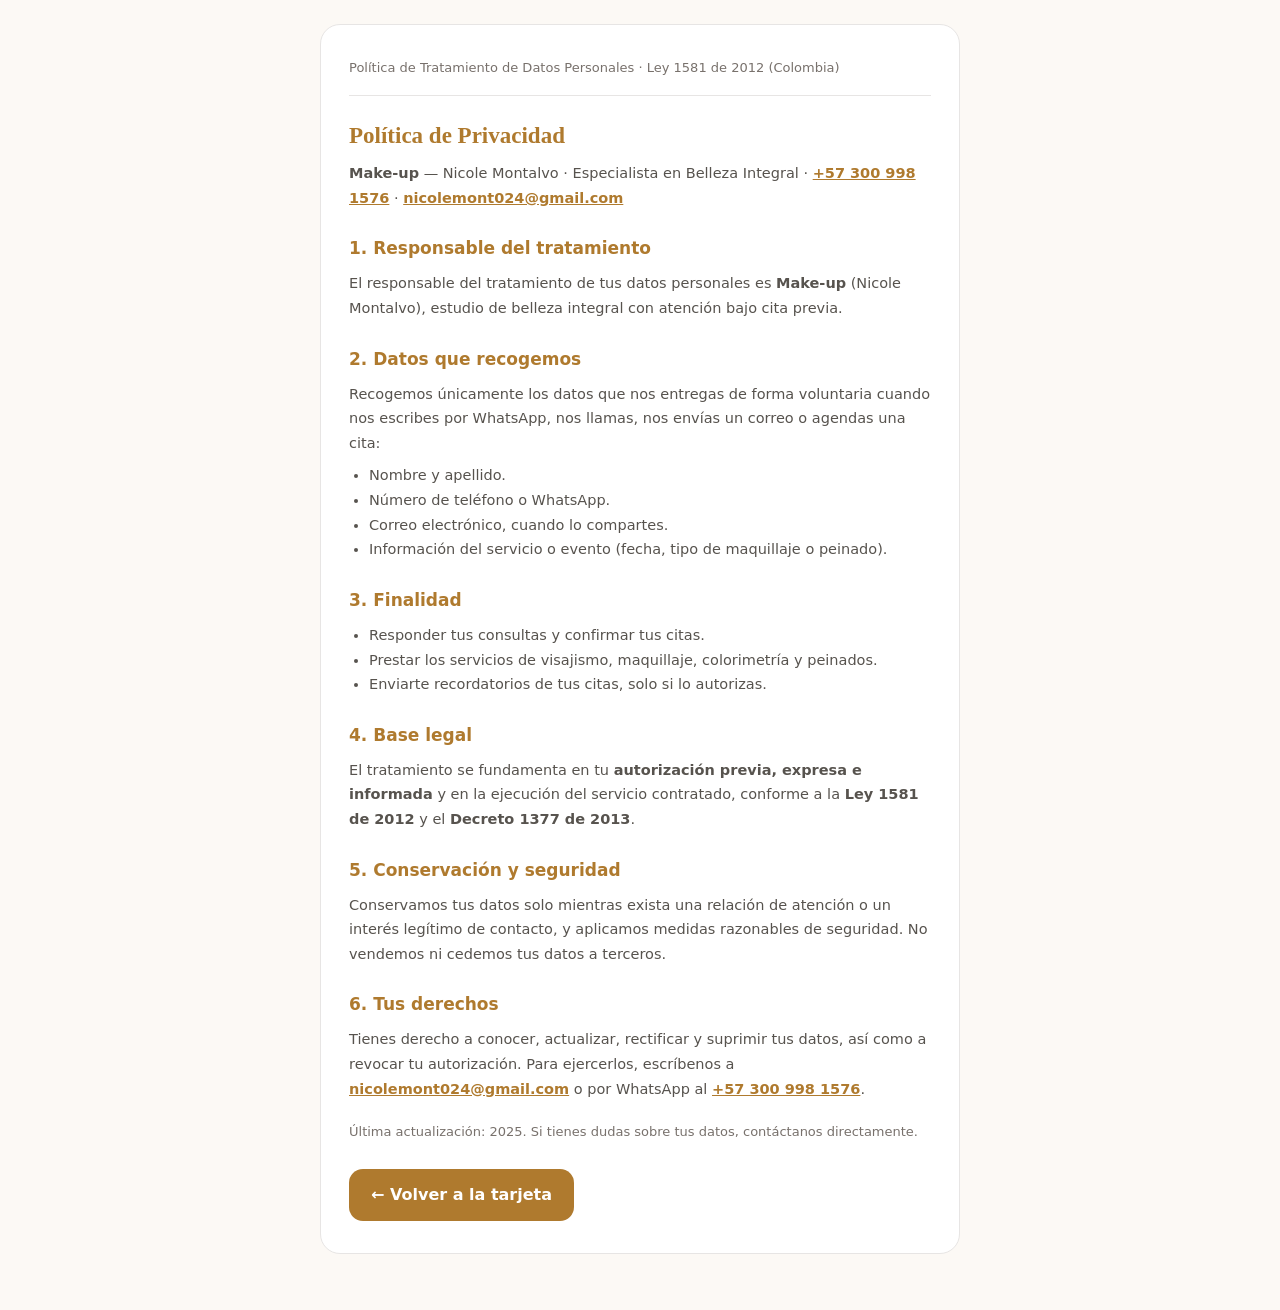
<file: privacidad.html>
<!DOCTYPE html>
<html lang="es">
<head>
  <meta charset="UTF-8" />
  <meta name="viewport" content="width=device-width, initial-scale=1.0" />
  <title>Política de Privacidad — Make-up | Nicole Montalvo</title>
  <meta name="robots" content="noindex" />
  <link rel="icon" type="image/png" href="icons/favicon-64.png" />
  <style>
    *{box-sizing:border-box;margin:0;padding:0}
    body{background:#fcf9f5;color:#292524;font-family:'Poppins',system-ui,-apple-system,'Segoe UI',Roboto,sans-serif;
      line-height:1.7;padding:24px 16px 56px;display:flex;justify-content:center}
    .hoja{max-width:640px;background:#fff;border-radius:20px;padding:32px 28px;border:1px solid #e7e5e4}
    h1{font-size:23px;color:#af7a2e;margin-bottom:6px;font-family:'Playfair Display',serif}
    h2{font-size:17px;color:#af7a2e;margin:24px 0 8px}
    p,li{font-size:14.5px;color:#57534e}
    ul{margin:8px 0 8px 20px}
    a{color:#af7a2e;font-weight:700}
    .sello{margin-bottom:20px;padding-bottom:16px;border-bottom:1px solid #e7e5e4;color:#78716c;font-size:13px}
    .volver{display:inline-block;margin-top:26px;background:#af7a2e;color:#fff;text-decoration:none;font-weight:700;padding:12px 22px;border-radius:14px}
  </style>
    <meta name="description" content="Política de privacidad de Make Up. Tarjeta digital creada por KONFÍO ZINC.">
    <meta property="og:title" content="Política de privacidad · Make Up">
    <meta property="og:description" content="Política de privacidad de Make Up. Tarjeta digital creada por KONFÍO ZINC.">
    <meta property="og:image" content="https://konfiozinc.github.io/card/assets/img/og/og-tarjetas-digitales.png">
    <meta property="og:image:width" content="1200">
    <meta property="og:image:height" content="630">
    <meta property="og:type" content="website">
    <meta property="og:site_name" content="KONFÍO ZINC">
    <meta property="og:locale" content="es_CO">
    <link rel="icon" type="image/svg+xml" href="favicon.svg">
</head>
<body>
  <main class="hoja">
    <p class="sello">Política de Tratamiento de Datos Personales · Ley 1581 de 2012 (Colombia)</p>
    <h1>Política de Privacidad</h1>
    <p><strong>Make-up</strong> — Nicole Montalvo · Especialista en Belleza Integral · <a href="https://wa.me/573009981576">+57 300 998 1576</a> · <a href="mailto:nicolemont024@gmail.com">nicolemont024@gmail.com</a></p>

    <h2>1. Responsable del tratamiento</h2>
    <p>El responsable del tratamiento de tus datos personales es <strong>Make-up</strong> (Nicole Montalvo), estudio de belleza integral con atención bajo cita previa.</p>

    <h2>2. Datos que recogemos</h2>
    <p>Recogemos únicamente los datos que nos entregas de forma voluntaria cuando nos escribes por WhatsApp, nos llamas, nos envías un correo o agendas una cita:</p>
    <ul>
      <li>Nombre y apellido.</li>
      <li>Número de teléfono o WhatsApp.</li>
      <li>Correo electrónico, cuando lo compartes.</li>
      <li>Información del servicio o evento (fecha, tipo de maquillaje o peinado).</li>
    </ul>

    <h2>3. Finalidad</h2>
    <ul>
      <li>Responder tus consultas y confirmar tus citas.</li>
      <li>Prestar los servicios de visajismo, maquillaje, colorimetría y peinados.</li>
      <li>Enviarte recordatorios de tus citas, solo si lo autorizas.</li>
    </ul>

    <h2>4. Base legal</h2>
    <p>El tratamiento se fundamenta en tu <strong>autorización previa, expresa e informada</strong> y en la ejecución del servicio contratado, conforme a la <strong>Ley 1581 de 2012</strong> y el <strong>Decreto 1377 de 2013</strong>.</p>

    <h2>5. Conservación y seguridad</h2>
    <p>Conservamos tus datos solo mientras exista una relación de atención o un interés legítimo de contacto, y aplicamos medidas razonables de seguridad. No vendemos ni cedemos tus datos a terceros.</p>

    <h2>6. Tus derechos</h2>
    <p>Tienes derecho a conocer, actualizar, rectificar y suprimir tus datos, así como a revocar tu autorización. Para ejercerlos, escríbenos a <a href="mailto:nicolemont024@gmail.com">nicolemont024@gmail.com</a> o por WhatsApp al <a href="https://wa.me/573009981576">+57 300 998 1576</a>.</p>

    <p style="margin-top:20px;font-size:13px;color:#78716c">Última actualización: 2025. Si tienes dudas sobre tus datos, contáctanos directamente.</p>

    <a class="volver" href="./">← Volver a la tarjeta</a>
  </main>
</body>
</html>
</file>
